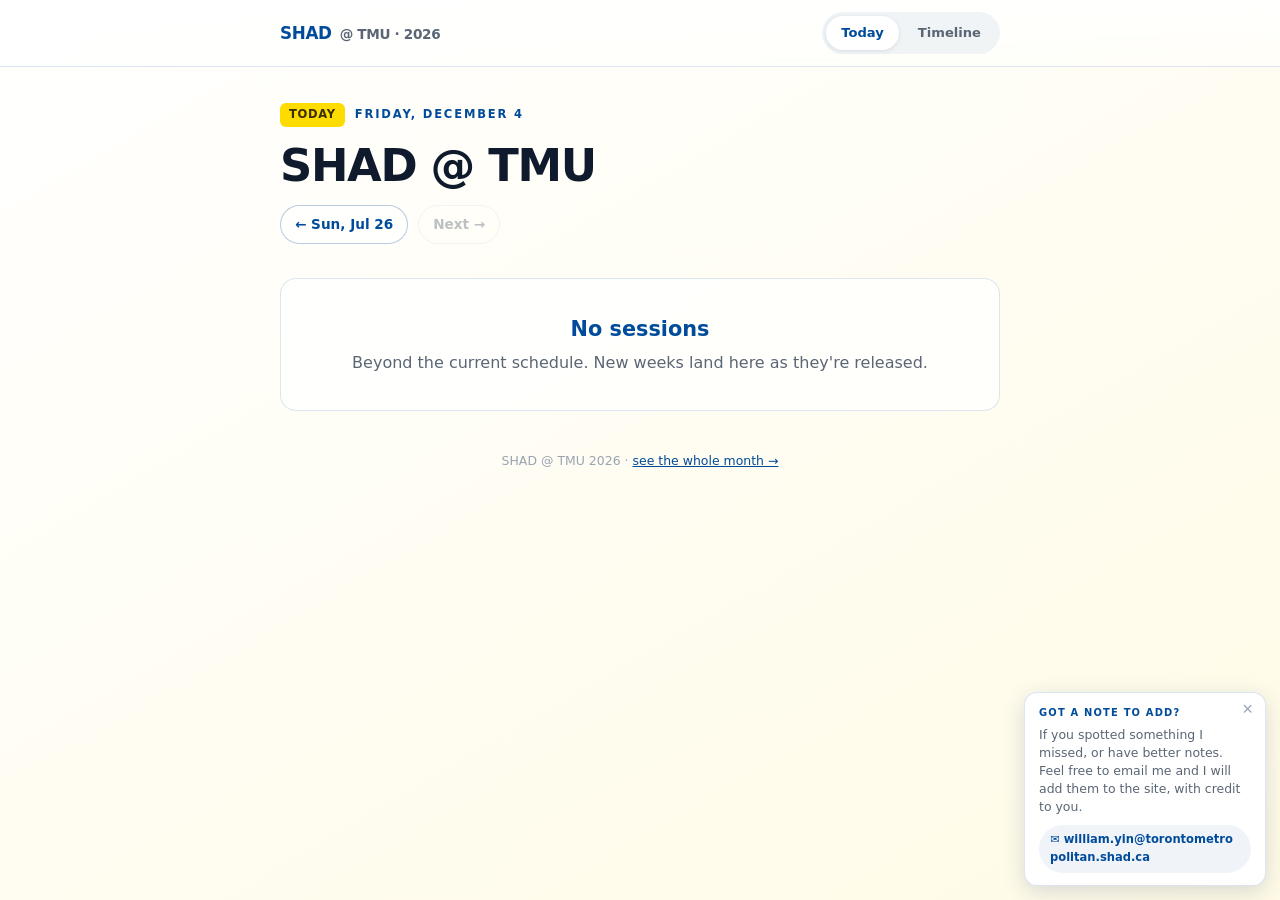
<file: index.html>
<!doctype html>
<html lang="en">
<head>
  <meta charset="utf-8">
  <meta name="viewport" content="width=device-width, initial-scale=1">
  <title>SHAD @ TMU, Today</title>
  <meta name="description" content="Today at SHAD @ TMU, your pre-loaded briefing for every session.">
  <link rel="icon" href="data:image/svg+xml,<svg xmlns='http://www.w3.org/2000/svg' viewBox='0 0 100 100'><text y='.9em' font-size='90'>🎓</text></svg>">
  <link rel="stylesheet" href="assets/theme.css">
  <link rel="prefetch" href="timeline.html">
</head>
<body data-view="today">
  <div id="root"></div>
  <script src="assets/data.js"></script>
  <script src="assets/app.js"></script>
</body>
</html>
</file>
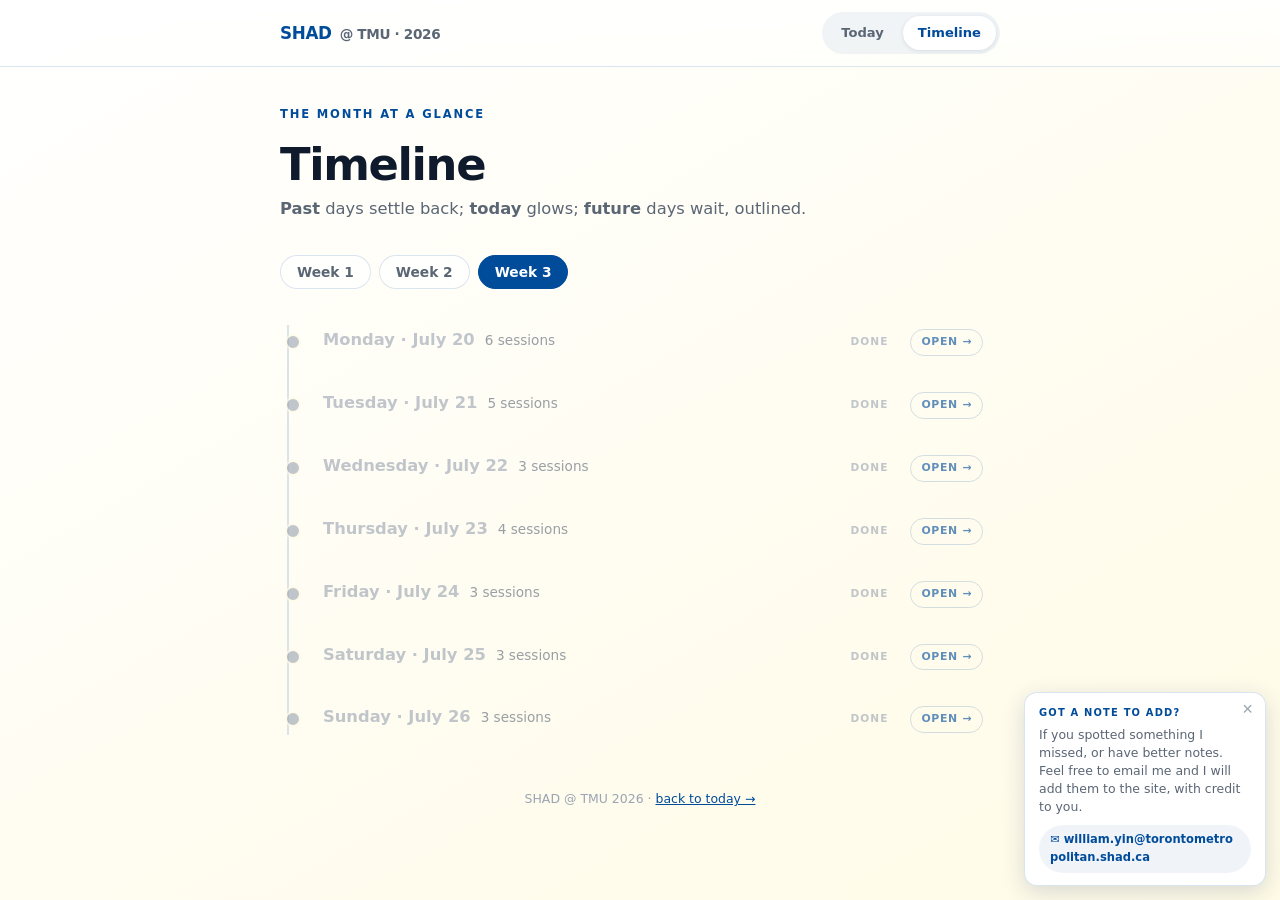
<file: timeline.html>
<!doctype html>
<html lang="en">
<head>
  <meta charset="utf-8">
  <meta name="viewport" content="width=device-width, initial-scale=1">
  <title>SHAD @ TMU, Timeline</title>
  <meta name="description" content="The whole SHAD @ TMU month, past, present, and upcoming days.">
  <link rel="icon" href="data:image/svg+xml,<svg xmlns='http://www.w3.org/2000/svg' viewBox='0 0 100 100'><text y='.9em' font-size='90'>🎓</text></svg>">
  <link rel="stylesheet" href="assets/theme.css">
  <link rel="prefetch" href="index.html">
</head>
<body data-view="timeline">
  <div id="root"></div>
  <script src="assets/data.js"></script>
  <script src="assets/app.js"></script>
</body>
</html>
</file>
<file: assets/theme.css>
/* SHAD @ TMU, one source of truth for all styling.
   Committed light theme (house gradient + TMU palette). Mobile-first. */

:root{
  --grad-a:#ffffff; --grad-b:#fffbe6;
  --tmu-blue:#004c9b; --tmu-blue-deep:#003a75;
  --tmu-gold:#ffdc00;
  --ink:#0f1b2d; --muted:#5b6675; --settled:#9aa4b2;
  --line:rgba(0,76,155,.14); --card:rgba(255,255,255,.74); --card-solid:#ffffff;
  --sans:ui-sans-serif,system-ui,-apple-system,"Segoe UI",Roboto,Helvetica,Arial,sans-serif;
  --serif:Georgia,"Times New Roman",serif;
  color-scheme:light;                 /* stop OS dark mode from inverting form controls */
}
*{box-sizing:border-box}
html{
  background:linear-gradient(150deg,var(--grad-a) 0%,var(--grad-b) 100%) fixed;
  -webkit-text-size-adjust:100%;
}
body{margin:0;color:var(--ink);font-family:var(--sans);line-height:1.55;font-size:16px;-webkit-font-smoothing:antialiased}
.wrap{max-width:760px;margin:0 auto;padding:0 20px 72px}
a{color:var(--tmu-blue)}
h1,h2{text-wrap:balance}

/* cross-document smooth page swaps (Today <-> Timeline) */
@view-transition{navigation:auto}

/* ---------- top bar ---------- */
.topbar{position:sticky;top:0;z-index:20;backdrop-filter:saturate(1.4) blur(8px);background:linear-gradient(180deg,rgba(255,255,255,.86),rgba(255,255,255,.5));border-bottom:1px solid var(--line)}
.topbar-inner{max-width:760px;margin:0 auto;padding:12px 20px;display:flex;align-items:center;justify-content:space-between;gap:16px}
.brand{display:flex;align-items:baseline;gap:8px;font-weight:800;letter-spacing:-.02em;font-size:1.05rem;color:var(--tmu-blue);text-decoration:none}
.brand .at{color:var(--muted);font-weight:600;font-size:.85rem}
.nav{display:flex;gap:4px;background:rgba(0,76,155,.06);padding:4px;border-radius:999px}
.nav a{font-size:.82rem;font-weight:700;color:var(--muted);text-decoration:none;padding:7px 15px;border-radius:999px;transition:all .18s ease}
.nav a.active{background:var(--card-solid);color:var(--tmu-blue);box-shadow:0 1px 4px rgba(0,40,90,.12)}
.nav a:focus-visible{outline:2px solid var(--tmu-blue);outline-offset:2px}

/* ---------- hero ---------- */
.hero{padding:34px 0 8px}
.eyebrow{font-size:.72rem;font-weight:800;letter-spacing:.16em;text-transform:uppercase;color:var(--tmu-blue);display:inline-flex;align-items:center;gap:10px;flex-wrap:wrap}
.today-pill{background:var(--tmu-gold);color:#3a2f00;border-radius:6px;padding:3px 9px;font-weight:800;letter-spacing:.06em}
.hero h1{font-size:clamp(1.9rem,6.4vw,2.8rem);line-height:1.03;letter-spacing:-.03em;font-weight:850;margin:.35em 0 .18em}
.hero .lede{color:var(--muted);font-size:1.02rem;max-width:52ch;margin:0}
.count{color:var(--tmu-blue);font-weight:700}

/* ---------- PA strip (residence-life, day-level) ---------- */
.pa-strip{margin:22px 0 4px;background:rgba(0,76,155,.055);border:1px solid var(--line);border-radius:14px;padding:14px 16px}
.pa-title{font-size:.68rem;font-weight:800;letter-spacing:.14em;text-transform:uppercase;color:var(--tmu-blue);margin-bottom:10px}
.pa-cols{display:grid;grid-template-columns:1fr 1fr;gap:14px}
@media(max-width:520px){.pa-cols{grid-template-columns:1fr}}
.pa-lab{font-size:.66rem;font-weight:800;letter-spacing:.1em;text-transform:uppercase;color:var(--muted);display:block;margin-bottom:5px}
.pa-cols ul{margin:0;padding:0;list-style:none;display:flex;flex-direction:column;gap:4px}
.pa-cols li{font-size:.92rem}
.pa-floor{display:inline-block;min-width:2.2em;font-weight:800;color:var(--tmu-blue);font-variant-numeric:tabular-nums}
.pa-off li b{color:var(--ink)}
.pa-off .when{color:var(--muted);font-size:.85rem}
.pa-none{color:var(--settled);font-size:.9rem}

/* ---------- session cards ---------- */
.sessions{display:flex;flex-direction:column;gap:18px;margin-top:22px}
.card{background:var(--card);backdrop-filter:blur(4px);border:1px solid var(--line);border-radius:16px;padding:20px 20px 8px;position:relative;overflow:hidden;animation:rise .5s cubic-bezier(.2,.7,.2,1) both}
.card::before{content:"";position:absolute;left:0;top:0;bottom:0;width:4px;background:var(--tmu-blue)}
.card[data-kind="workshop"]::before{background:var(--tmu-gold)}
.card[data-kind="field-trip"]::before{background:#2f9e6f}
.card-head{display:flex;gap:14px;align-items:flex-start;flex-wrap:wrap}
.time{font-variant-numeric:tabular-nums;font-weight:800;color:var(--tmu-blue);font-size:.95rem;white-space:nowrap;padding-top:2px}
.kind{font-size:.66rem;font-weight:800;letter-spacing:.14em;text-transform:uppercase;color:var(--muted);border:1px solid var(--line);border-radius:5px;padding:2px 7px;margin-left:auto}
.card h2{margin:.1em 0 .05em;font-size:1.28rem;letter-spacing:-.02em;line-height:1.15}
.speaker{font-weight:700;font-size:1.02rem}
.role{font-family:var(--serif);font-style:italic;color:var(--muted);font-size:.98rem}

.blocks{margin-top:16px;border-top:1px dashed var(--line);padding-top:4px}
.block{padding:13px 0;border-bottom:1px dashed var(--line)}
.block:last-child{border-bottom:0}
.block .lab{font-size:.68rem;font-weight:800;letter-spacing:.13em;text-transform:uppercase;color:var(--tmu-blue);margin-bottom:5px;display:flex;align-items:center;gap:8px;flex-wrap:wrap}
.block.prep .lab{color:var(--tmu-blue-deep)}
.badge{background:rgba(255,220,0,.35);color:#5a4a00;border-radius:5px;padding:1px 7px;font-size:.62rem;letter-spacing:.06em;font-weight:800}
.block p{margin:0;font-size:.96rem;color:#26313f}
.gist{font-size:.96rem;color:#26313f}
.block.prep{background:linear-gradient(90deg,rgba(255,220,0,.10),transparent);border-radius:8px;padding-left:12px;padding-right:12px;margin:2px -12px}
.contact{margin:9px 0 0}
.contact a{font-size:.8rem;font-weight:700;color:var(--tmu-blue);text-decoration:none;display:inline-flex;align-items:center;gap:7px;background:rgba(0,76,155,.06);padding:6px 12px;border-radius:999px;word-break:break-all}
.contact a:hover{background:rgba(0,76,155,.11)}
.contact a:focus-visible{outline:2px solid var(--tmu-blue);outline-offset:2px}
.block.asks .lab{color:var(--tmu-blue-deep)}
.asks-list{margin:2px 0 0;padding:0;list-style:none;counter-reset:ask;display:flex;flex-direction:column;gap:9px}
.asks-list li{position:relative;padding-left:30px;font-size:.95rem;color:#26313f;counter-increment:ask}
.asks-list li::before{content:counter(ask);position:absolute;left:0;top:1px;width:20px;height:20px;border-radius:50%;background:rgba(0,76,155,.10);color:var(--tmu-blue);font-size:.7rem;font-weight:800;display:flex;align-items:center;justify-content:center;font-variant-numeric:tabular-nums}
.block.notes .lab{color:var(--tmu-blue-deep)}
.note-input{width:100%;min-height:44px;resize:vertical;border:1px solid var(--line);border-radius:10px;padding:10px 12px;font-family:inherit;font-size:.95rem;color:var(--ink);background:rgba(255,255,255,.6);line-height:1.5;overflow:hidden}
.note-input:focus{outline:2px solid var(--tmu-blue);outline-offset:1px;background:#fff}
.note-input::placeholder{color:var(--settled)}
.note-hint{font-size:.66rem;color:var(--settled);margin-top:5px;display:flex;align-items:center;gap:6px}
.note-hint .saved{color:var(--tmu-blue);font-weight:700;opacity:0;transition:opacity .2s}
.note-hint .saved.show{opacity:1}

/* expander */
details.more{margin-top:6px}
details.more>summary{list-style:none;cursor:pointer;display:inline-flex;align-items:center;gap:7px;font-size:.78rem;font-weight:800;letter-spacing:.02em;color:var(--tmu-blue);padding:6px 12px;user-select:none;background:rgba(0,76,155,.06);border-radius:999px;transition:background .15s}
details.more>summary:hover{background:rgba(0,76,155,.11)}
details.more>summary:focus-visible{outline:2px solid var(--tmu-blue);outline-offset:2px}
details.more>summary::-webkit-details-marker{display:none}
details.more>summary::after{content:"›";transition:transform .2s;display:inline-block;font-size:1.15em;line-height:1}
details.more[open]>summary::after{transform:rotate(90deg)}
.more-body{padding:12px 2px 4px;animation:fade .25s ease both}
.more-body p{margin:0 0 10px}
.more-body p:last-child{margin-bottom:0}

/* interactive widget shell (widgets build their own innards in app.js) */
.widget{margin:8px 0 6px;background:#fff;border:1px solid var(--line);border-radius:12px;padding:16px}
.widget h4{margin:0 0 2px;font-size:.9rem;color:var(--tmu-blue-deep);letter-spacing:-.01em}
.widget .sub{margin:0 0 12px;font-size:.8rem;color:var(--muted)}
.lab-grid{display:grid;grid-template-columns:130px 1fr;gap:16px;align-items:center}
@media(max-width:520px){.lab-grid{grid-template-columns:1fr;justify-items:center}}
.lab-cap{font-size:.72rem;color:var(--muted);text-align:center;margin-top:4px}
.slider-row{display:flex;align-items:center;gap:10px;margin-top:14px}
.slider-row label{font-size:.74rem;font-weight:800;letter-spacing:.06em;text-transform:uppercase;color:var(--muted)}
.slider-row input[type=range]{flex:1;accent-color:var(--tmu-blue)}
.readout{font-variant-numeric:tabular-nums;font-weight:800;color:var(--tmu-blue);min-width:3.4em;text-align:right}
.illus-note{font-size:.68rem;color:var(--settled);margin-top:8px;text-align:right}

/* no-session state */
.empty-day{margin-top:26px;background:var(--card);border:1px solid var(--line);border-radius:16px;padding:34px 22px;text-align:center}
.empty-day h2{margin:0 0 6px;font-size:1.3rem;color:var(--tmu-blue)}
.empty-day p{margin:0;color:var(--muted)}

/* ---------- timeline ---------- */
.weekbar{display:flex;gap:8px;flex-wrap:wrap;margin:26px 0 22px}
.weekbar button{font-family:inherit;font-weight:700;font-size:.86rem;cursor:pointer;border:1px solid var(--line);background:var(--card);color:var(--muted);padding:8px 16px;border-radius:999px;transition:all .16s ease}
.weekbar button.active{background:var(--tmu-blue);color:#fff;border-color:var(--tmu-blue)}
.weekbar button:focus-visible{outline:2px solid var(--tmu-blue);outline-offset:2px}
.daylist{display:flex;flex-direction:column;gap:2px;position:relative;padding-left:26px}
.daylist::before{content:"";position:absolute;left:7px;top:14px;bottom:14px;width:2px;background:var(--line)}
.day{position:relative;padding:15px 16px;border-radius:12px;cursor:pointer;border:1px solid transparent;transition:background .15s ease}
.day:hover{background:rgba(255,255,255,.55)}
.day:focus-visible{outline:2px solid var(--tmu-blue);outline-offset:2px}
.day::before{content:"";position:absolute;left:-22px;top:22px;width:12px;height:12px;border-radius:50%;background:var(--settled);border:2px solid var(--grad-b)}
.day.today{background:var(--card);border-color:var(--line)}
.day.today::before{background:var(--tmu-gold);box-shadow:0 0 0 4px rgba(255,220,0,.28)}
.day.future::before{background:#fff;border-color:var(--tmu-blue)}
.day.past{opacity:.62}
.day.past .day-title{color:var(--settled)}
.day-row{display:flex;align-items:baseline;gap:10px;flex-wrap:wrap}
.day-title{font-weight:800;font-size:1.02rem}
.day-meta{color:var(--muted);font-size:.85rem}
.day-flag{margin-left:auto;font-size:.66rem;font-weight:800;letter-spacing:.1em;text-transform:uppercase;color:var(--tmu-blue)}
.day.past .day-flag{color:var(--settled)}
.day-detail{margin-top:10px;font-size:.9rem;color:var(--muted);display:none}
.day.open .day-detail{display:block}
.day-detail ul{margin:6px 0 0;padding-left:18px}
.day-detail li{margin:3px 0}
.day-detail b{color:var(--tmu-blue);font-variant-numeric:tabular-nums}
.day-pa{margin-top:8px;font-size:.82rem;color:var(--muted)}
.day-pa b{color:var(--tmu-blue)}

/* "Open →" button on each timeline day row */
.day-open{margin-left:12px;font-weight:800;font-size:.68rem;letter-spacing:.06em;text-transform:uppercase;text-decoration:none;color:var(--tmu-blue);white-space:nowrap;padding:4px 10px;border:1px solid rgba(0,76,155,.28);border-radius:999px;transition:all .15s ease}
.day-open:hover{background:var(--tmu-blue);color:#fff}
.day.past{opacity:.62}
.day.past .day-open{opacity:1}

/* prev / next day navigation on the day view */
.daynav{display:flex;gap:10px;align-items:center;flex-wrap:wrap;margin-top:16px}
.daynav-btn{font-weight:700;font-size:.85rem;text-decoration:none;padding:8px 14px;border:1px solid rgba(0,76,155,.28);border-radius:999px;color:var(--tmu-blue);background:var(--card);white-space:nowrap;transition:all .15s ease}
.daynav-btn:hover{background:var(--tmu-blue);color:#fff}
.daynav-btn.disabled{opacity:.4;pointer-events:none;color:var(--muted);border-color:var(--line);background:transparent}
.daynav-today{margin-left:auto;font-weight:700;font-size:.82rem;text-decoration:none;color:var(--ink);border-bottom:2px solid var(--tmu-gold);padding-bottom:1px}
.today-pill.past{background:#e7edf3;color:#31465e}
.today-pill.future{background:#fff2a8;color:#5a4a00}

.foot{margin-top:40px;text-align:center;color:var(--settled);font-size:.78rem}

/* ---------- contribute block (fixed, bottom-right, collapsible) ---------- */
.contribute{position:fixed;right:14px;bottom:14px;z-index:30;max-width:242px;background:var(--card-solid);border:1px solid var(--line);border-radius:13px;padding:12px 14px;box-shadow:0 6px 22px rgba(0,40,90,.16)}
.contribute.collapsed{padding:0;border:0;background:transparent;box-shadow:none}
.contribute-lab{font-size:.62rem;font-weight:800;letter-spacing:.12em;text-transform:uppercase;color:var(--tmu-blue);display:block;margin-bottom:5px;padding-right:14px}
.contribute p{margin:0 0 9px;color:var(--muted);font-size:.78rem;line-height:1.45}
.contribute>a{display:inline-block;font-weight:700;color:var(--tmu-blue);text-decoration:none;word-break:break-all;font-size:.72rem;background:rgba(0,76,155,.06);padding:6px 11px;border-radius:999px}
.contribute>a:hover{background:rgba(0,76,155,.11)}
.contribute-close{position:absolute;top:5px;right:7px;border:0;background:transparent;color:var(--settled);font-size:1.15rem;line-height:1;cursor:pointer;padding:2px 5px;border-radius:6px}
.contribute-close:hover{color:var(--tmu-blue)}
.contribute-pill{font-family:inherit;font-weight:800;font-size:.74rem;letter-spacing:.03em;color:var(--tmu-blue);cursor:pointer;border:1px solid var(--line);background:var(--card-solid);padding:8px 14px;border-radius:999px;box-shadow:0 4px 14px rgba(0,40,90,.14)}
.contribute-pill:hover{background:rgba(0,76,155,.06)}
.contribute-close:focus-visible,.contribute-pill:focus-visible,.contribute>a:focus-visible{outline:2px solid var(--tmu-blue);outline-offset:2px}
@media(max-width:420px){.contribute{max-width:min(242px,72vw)}}

@keyframes rise{from{opacity:0;transform:translateY(10px)}to{opacity:1;transform:none}}
@keyframes fade{from{opacity:0}to{opacity:1}}
.card:nth-child(2){animation-delay:.05s}.card:nth-child(3){animation-delay:.1s}.card:nth-child(4){animation-delay:.15s}
@media (prefers-reduced-motion:reduce){*{animation:none!important;transition:none!important}::view-transition-group(*),::view-transition-old(*),::view-transition-new(*){animation:none!important}}
</file>
